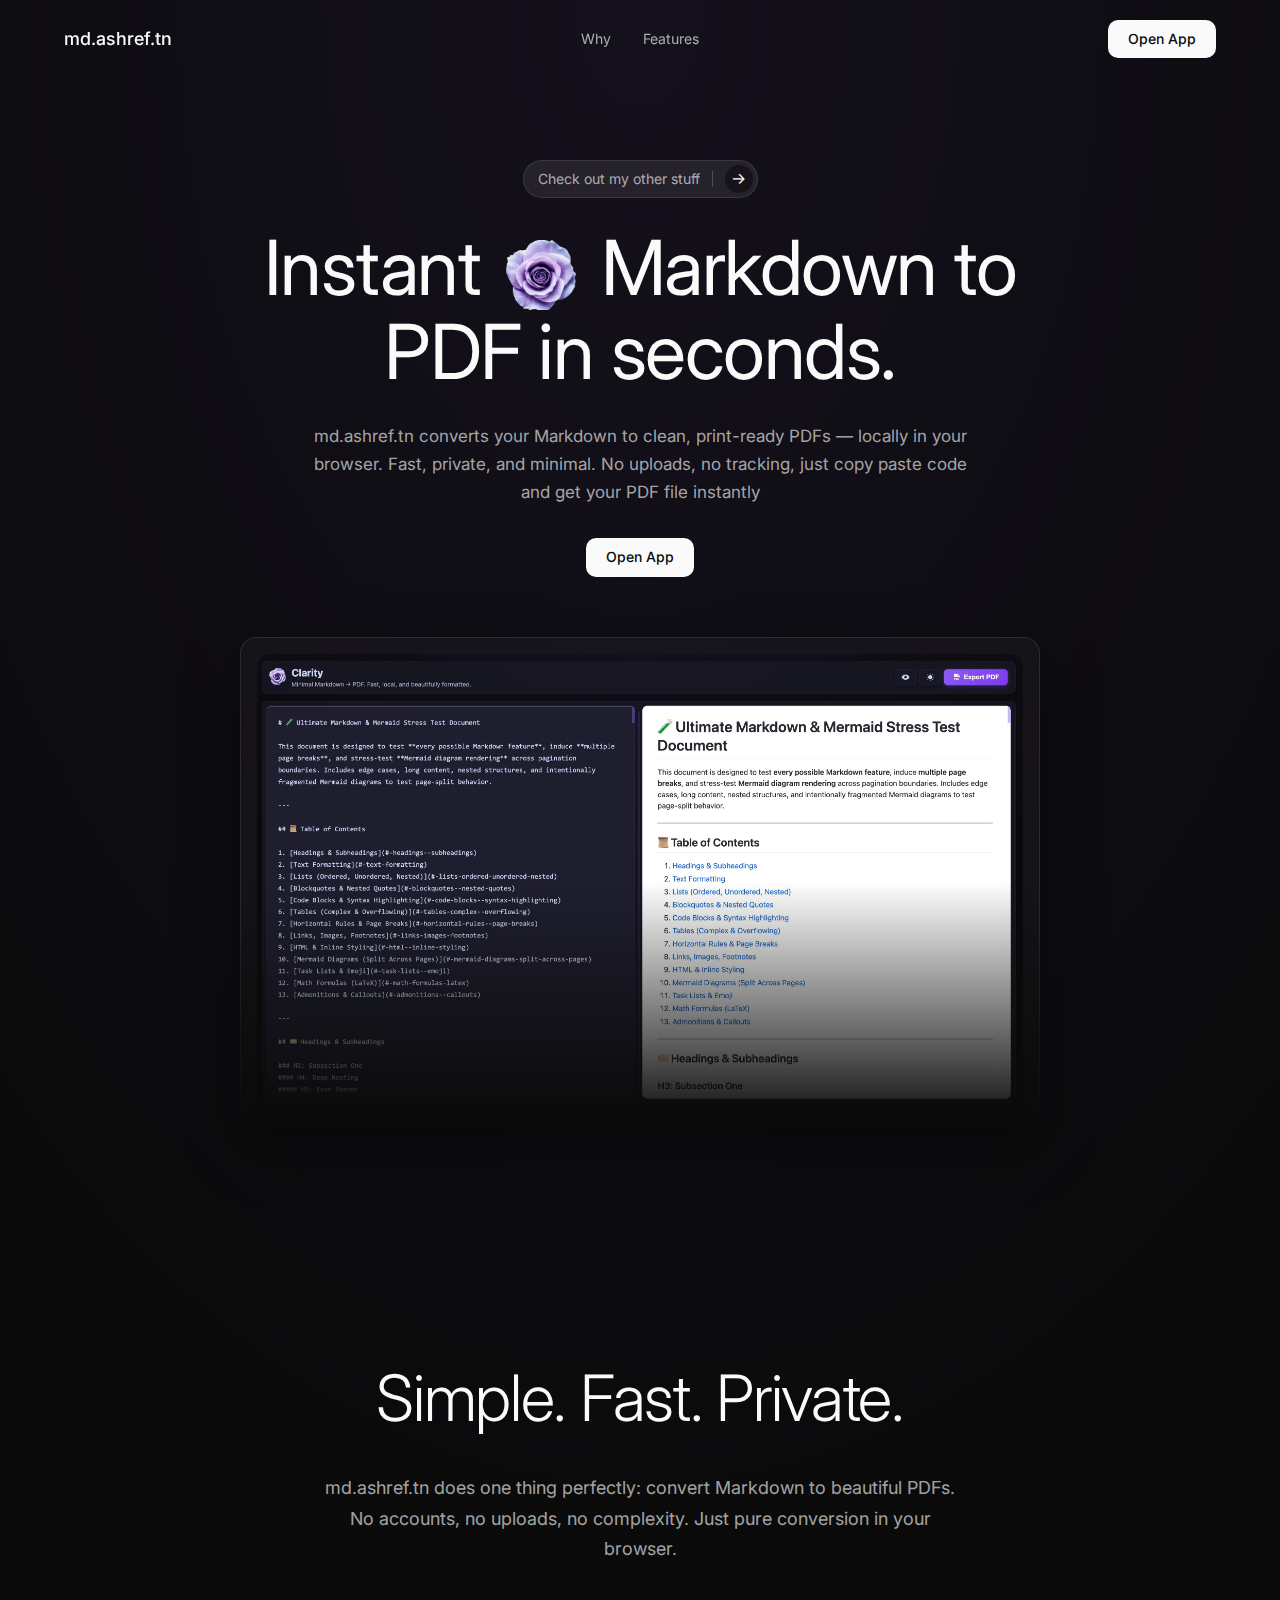
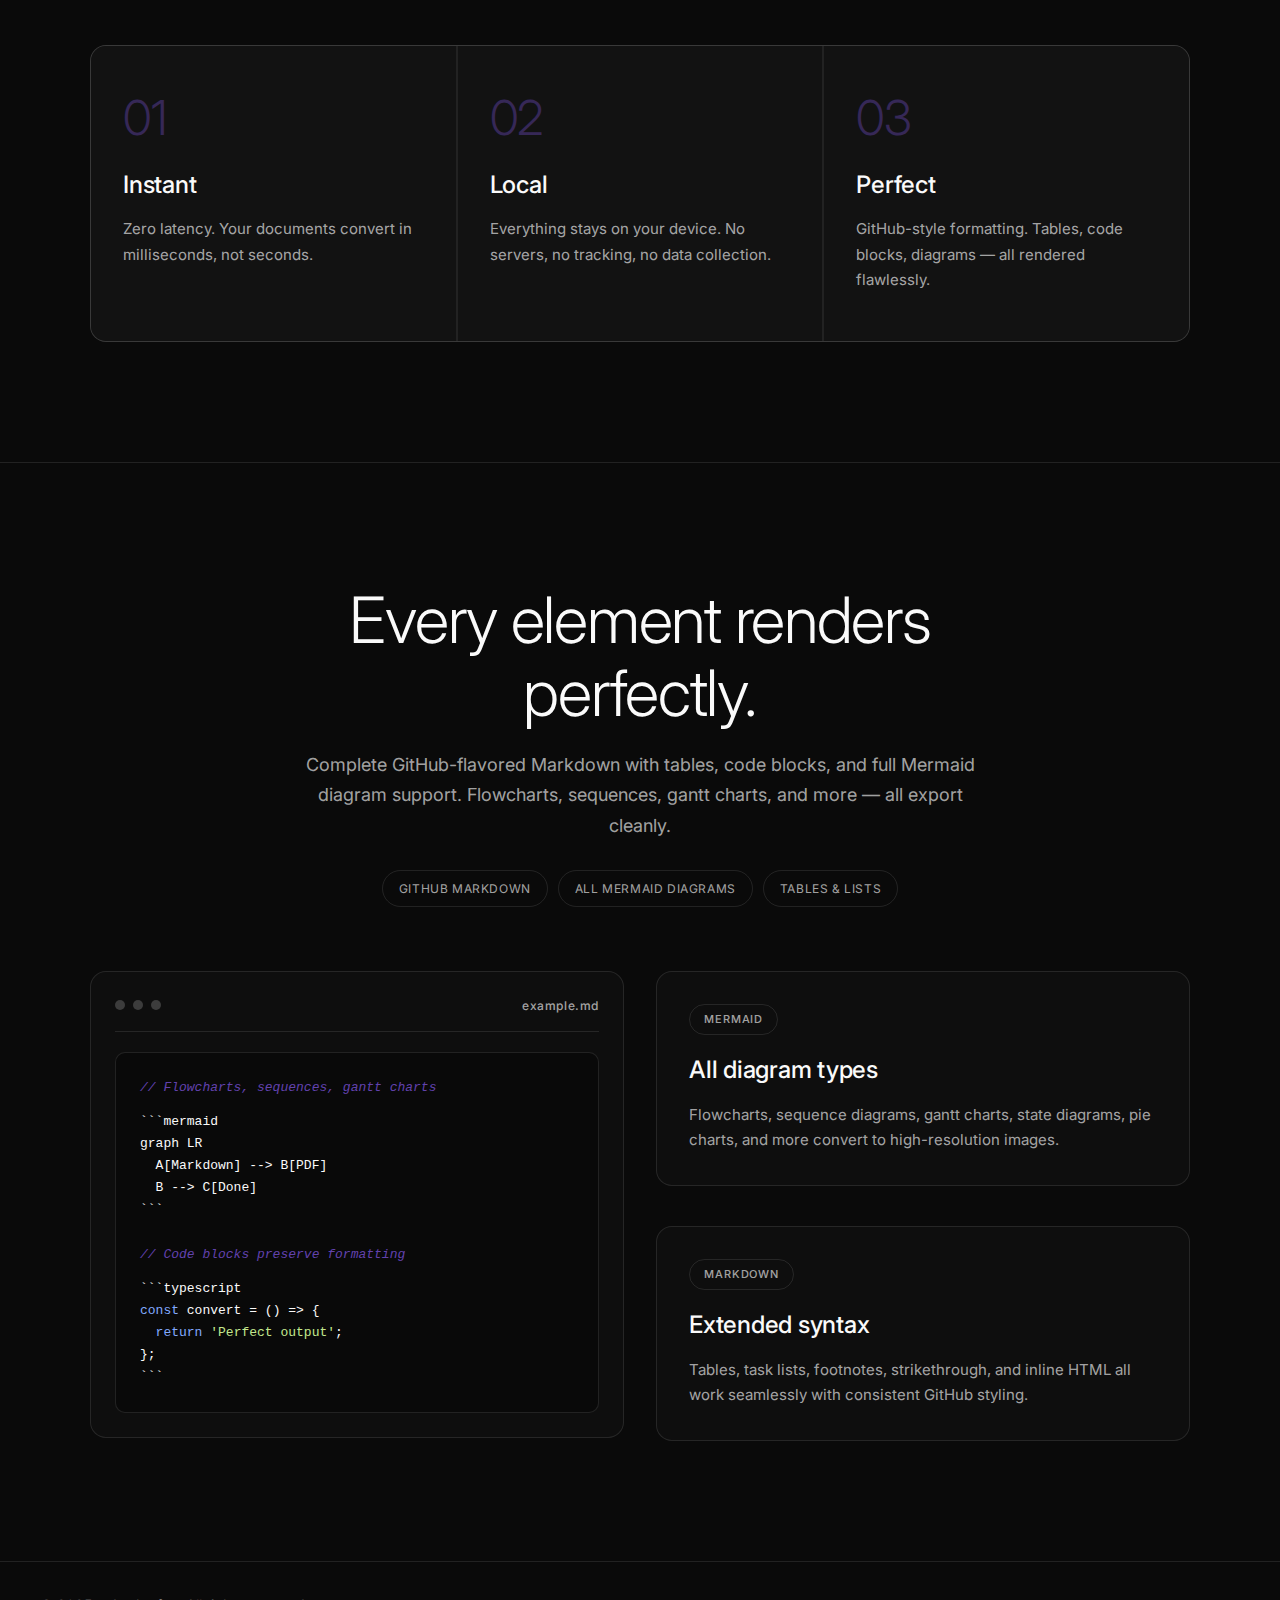
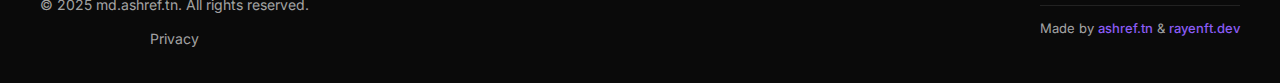
<file: index.html>
<!DOCTYPE html>
<html lang="en">
  <head>
    <meta charset="utf-8" />
    <meta name="viewport" content="width=device-width, initial-scale=1" />
  <title>md.ashref.tn — Markdown to PDF</title>
  <meta name="description" content="Convert Markdown to clean, print-ready PDFs locally in your browser. Fast, private, and minimal." />
  <!-- Open Graph -->
  <meta property="og:title" content="md.ashref.tn — Markdown to PDF" />
  <meta property="og:description" content="Convert Markdown to clean, print-ready PDFs locally in your browser. Fast, private, and minimal." />
  <meta property="og:image" content="/og.jpg" />
  <meta property="og:type" content="website" />
  <meta name="twitter:card" content="summary_large_image" />
  <meta name="twitter:image" content="/og.jpg" />
  <!-- Favicon -->
  <link rel="icon" href="/flower.webp" type="image/webp" sizes="32x32" />
  <link rel="apple-touch-icon" href="/flower.webp" />
  <link rel="preconnect" href="https://fonts.googleapis.com" />
    <link rel="preconnect" href="https://fonts.gstatic.com" crossorigin />
    <link
      href="https://fonts.googleapis.com/css2?family=Inter:wght@300;400;500&display=swap"
      rel="stylesheet"
    />
    <link rel="stylesheet" href="hero.css" />
  </head>
  <body>
    <!-- Header -->
    <header class="header" id="header">
      <nav class="nav">
        <div class="nav-container">
          <div class="nav-row">
            <!-- Logo -->
            <a href="/" class="logo" aria-label="md.ashref.tn Home">
              <span class="logo-text">md.ashref.tn</span>
            </a>

            <!-- Desktop Nav Links (centered) --><!-- intentionally minimal for landing -->
            <ul class="nav-links">
              <li><a href="#why">Why</a></li>
              <li><a href="#features">Features</a></li>
            </ul>

            <!-- Desktop Actions -->
            <div class="nav-actions desktop-actions">
              <a href="converter.html" class="btn btn-primary btn-sm"
                >Open App</a
              >
            </div>
          </div>
        </div>
      </nav>
    </header>

    <!-- Hero Section -->
    <main class="hero">
      <div class="hero-container">
        <a
          class="pill-badge"
          href="https://ashref.tn"
          target="_blank"
          rel="noopener noreferrer"
        >
          <span>Check out my other stuff</span>
          <span class="pill-divider"></span>
          <span class="pill-icon-wrapper">
            <span class="pill-arrow">→</span>
          </span>
        </a>

        <h1 class="hero-title">
          Instant <img src="flower.webp" alt="" class="hero-flower" /> Markdown to PDF in seconds.
        </h1>

        <p class="hero-description">
          md.ashref.tn converts your Markdown to clean, print-ready PDFs —
          locally in your browser. Fast, private, and minimal. No uploads, no
          tracking, just copy paste code and get your PDF file instantly
        </p>

        <div class="hero-actions">
          <a href="converter.html" class="btn btn-primary">Open App</a>
        </div>

        <div class="hero-media">
          <div class="media-gradient"></div>
          <div class="media-frame">
            <img
              src="screen.jpeg"
              alt="md.ashref.tn App Preview"
              class="media-image"
            />
          </div>
        </div>
      </div>
    </main>

    <!-- Why Section -->
    <section class="why-section" id="why">
      <div class="why-container">
        <h2 class="why-title">Simple. Fast. Private.</h2>
        <p class="why-description">
          md.ashref.tn does one thing perfectly: convert Markdown to beautiful
          PDFs. No accounts, no uploads, no complexity. Just pure conversion in
          your browser.
        </p>
        <div class="why-grid">
          <div class="why-card">
            <div class="card-number">01</div>
            <h3 class="card-title">Instant</h3>
            <p class="card-text">
              Zero latency. Your documents convert in milliseconds, not seconds.
            </p>
          </div>
          <div class="why-card">
            <div class="card-number">02</div>
            <h3 class="card-title">Local</h3>
            <p class="card-text">
              Everything stays on your device. No servers, no tracking, no data
              collection.
            </p>
          </div>
          <div class="why-card">
            <div class="card-number">03</div>
            <h3 class="card-title">Perfect</h3>
            <p class="card-text">
              GitHub-style formatting. Tables, code blocks, diagrams — all
              rendered flawlessly.
            </p>
          </div>
        </div>
      </div>
    </section>

    <!-- Syntax Section -->
    <section class="syntax-section" id="features">
      <div class="syntax-container">
        <div class="syntax-header">
          <h2 class="syntax-title">Every element renders perfectly.</h2>
          <p class="syntax-description">
            Complete GitHub-flavored Markdown with tables, code blocks, and full
            Mermaid diagram support. Flowcharts, sequences, gantt charts, and
            more — all export cleanly.
          </p>
          <div class="syntax-tags">
            <span class="syntax-tag">GitHub Markdown</span>
            <span class="syntax-tag">All Mermaid Diagrams</span>
            <span class="syntax-tag">Tables & Lists</span>
          </div>
        </div>
        <div class="syntax-grid">
          <div class="syntax-preview">
            <div class="syntax-preview-bar">
              <div class="syntax-preview-dots">
                <span class="syntax-preview-dot"></span>
                <span class="syntax-preview-dot"></span>
                <span class="syntax-preview-dot"></span>
              </div>
              <span class="syntax-preview-title">example.md</span>
            </div>
            <pre
              class="syntax-code"
            ><code><span class="syntax-comment">// Flowcharts, sequences, gantt charts</span>&#96;&#96;&#96;mermaid
graph LR
  A[Markdown] --> B[PDF]
  B --> C[Done]
&#96;&#96;&#96;

<span class="syntax-comment">// Code blocks preserve formatting</span>&#96;&#96;&#96;typescript
<span class="syntax-keyword">const</span> convert = () => {
  <span class="syntax-keyword">return</span> <span class="syntax-string">'Perfect output'</span>;
};
&#96;&#96;&#96;
</code></pre>
          </div>
          <div class="syntax-stack">
            <article class="syntax-card">
              <span class="syntax-card-chip">Mermaid</span>
              <h3 class="syntax-card-title">All diagram types</h3>
              <p class="syntax-card-text">
                Flowcharts, sequence diagrams, gantt charts, state diagrams, pie
                charts, and more convert to high-resolution images.
              </p>
            </article>
            <article class="syntax-card">
              <span class="syntax-card-chip">Markdown</span>
              <h3 class="syntax-card-title">Extended syntax</h3>
              <p class="syntax-card-text">
                Tables, task lists, footnotes, strikethrough, and inline HTML
                all work seamlessly with consistent GitHub styling.
              </p>
            </article>
          </div>
        </div>
      </div>
    </section>

    <!-- Footer -->
    <footer class="footer">
      <div class="footer-container">
        <div class="footer-content">
          <p>&copy; 2025 md.ashref.tn. All rights reserved.</p>
          <div class="footer-links">
            <a href="privacy.html">Privacy</a>
          </div>
        </div>
        <div class="footer-credits">
          <p>
            Made by
            <a href="https://ashref.tn" target="_blank" rel="noopener"
              >ashref.tn</a
            >
            &
            <a href="https://www.rayenft.dev/" target="_blank" rel="noopener"
              >rayenft.dev</a
            >
          </p>
        </div>
      </div>
    </footer>

    <script>
      // Header scroll effect
      const header = document.getElementById('header');
      window.addEventListener('scroll', () => {
        header.classList.toggle('scrolled', window.scrollY > 50);
      });
    </script>
  </body>
</html>
</file>
<file: hero.css>
/* ========================================
   CSS Variables & Reset
   ======================================== */
:root {
  --bg: #0a0a0a;
  --text: #fafafa;
  --text-muted: rgba(250, 250, 250, 0.65);
  --border: rgba(255, 255, 255, 0.1);
  --border-hover: rgba(255, 255, 255, 0.2);
  --accent: #8b5cf6;
  --accent-hover: #7c3aed;
  --radius: 16px;
  --radius-sm: 10px;
  --radius-full: 9999px;
  --shadow: 0 20px 60px rgba(0, 0, 0, 0.4);
  --transition: all 0.3s cubic-bezier(0.4, 0, 0.2, 1);
}

html {
  scroll-behavior: smooth;
}

* {
  box-sizing: border-box;
  margin: 0;
  padding: 0;
}

body {
  font-family: 'Inter', -apple-system, BlinkMacSystemFont, 'Segoe UI', sans-serif;
  background: radial-gradient(ellipse 80% 50% at 50% 0%, rgba(139, 92, 246, 0.08), transparent),
              var(--bg);
  color: var(--text);
  line-height: 1.6;
  -webkit-font-smoothing: antialiased;
  min-height: 100vh;
  display: flex;
  flex-direction: column;
}

a {
  color: inherit;
  text-decoration: none;
}

/* ========================================
   Header / Navigation
   ======================================== */
.header {
  position: fixed;
  top: 0;
  left: 0;
  right: 0;
  z-index: 50;
  padding: 8px 16px;
  transition: var(--transition);
}

.header.scrolled .nav-container {
  max-width: 960px;
  background: rgba(10, 10, 10, 0.8);
  backdrop-filter: blur(12px);
  border: 1px solid var(--border);
  border-radius: var(--radius);
  padding: 10px 20px;
}

.nav {
  width: 100%;
}

.nav-container {
  max-width: 1200px;
  margin: 0 auto;
  padding: 12px 24px;
  transition: var(--transition);
}

.nav-row {
  display: flex;
  align-items: center;
  justify-content: space-between;
  gap: 32px;
  position: relative;
}

/* Logo */
.logo {
  display: flex;
  align-items: center;
  gap: 10px;
  font-weight: 600;
  font-size: 1rem;
  z-index: 10;
}

.logo-icon {
  width: 32px;
  height: 32px;
  border-radius: 8px;
  object-fit: cover;
}

.logo-text {
  font-weight: 500;
  font-size: 1.125rem;
}

/* Desktop Nav Links (centered) */
.nav-links {
  position: absolute;
  left: 50%;
  transform: translateX(-50%);
  display: none;
  gap: 32px;
  list-style: none;
}

.nav-links a {
  font-size: 0.875rem;
  font-weight: 400;
  color: var(--text-muted);
  transition: color 0.2s;
}

.nav-links a:hover {
  color: var(--text);
}

/* Desktop Actions */
.desktop-actions {
  display: none;
  gap: 8px;
}

/* (Removed mobile menu/toggle styles: not used on landing) */

/* ========================================
   Button Styles
   ======================================== */
.btn {
  display: inline-flex;
  align-items: center;
  justify-content: center;
  font-weight: 500;
  border-radius: var(--radius-sm);
  transition: var(--transition);
  cursor: pointer;
  border: none;
  text-align: center;
  white-space: nowrap;
  font-size: 0.875rem;
  padding: 8px 20px;
}

.btn-sm {
  padding: 8px 20px;
  font-size: 0.875rem;
}

.btn-primary {
  background: var(--text);
  color: var(--bg);
}

.btn-primary:hover {
  transform: translateY(-1px);
  box-shadow: 0 6px 20px rgba(255, 255, 255, 0.15);
}

.btn-ghost {
  background: transparent;
  color: var(--text);
  border: 1px solid var(--border);
}

.btn-ghost:hover {
  border-color: var(--border-hover);
  transform: translateY(-1px);
}

/* ========================================
   Hero Section
   ======================================== */
.hero {
  flex: 1;
  display: flex;
  align-items: center;
  justify-content: center;
  padding: 140px 24px 80px;
  text-align: center;
}

.hero-container {
  max-width: 1100px;
  width: 100%;
  display: flex;
  flex-direction: column;
  align-items: center;
  gap: 28px;
}

/* Pill Badge */
.pill-badge {
  display: inline-flex;
  align-items: center;
  gap: 12px;
  padding: 4px 4px 4px 14px;
  background: rgba(255, 255, 255, 0.08);
  border: 1px solid var(--border);
  border-radius: var(--radius-full);
  font-size: 0.875rem;
  font-weight: 400;
  color: var(--text-muted);
  transition: var(--transition);
}

.pill-badge:hover {
  background: rgba(255, 255, 255, 0.12);
  border-color: var(--border-hover);
  transform: translateY(-2px);
}

.pill-divider {
  width: 1px;
  height: 16px;
  background: rgba(255, 255, 255, 0.2);
}

.pill-icon-wrapper {
  display: flex;
  align-items: center;
  justify-content: center;
  width: 28px;
  height: 28px;
  background: rgba(0, 0, 0, 0.4);
  border-radius: 50%;
  color: var(--text);
}

.pill-arrow {
  font-size: 1rem;
  transition: transform 0.3s;
}

.pill-badge:hover .pill-arrow {
  transform: translateX(4px);
}

/* Hero Title */
.hero-title {
  font-size: clamp(2.5rem, 6vw, 4.5rem);
  font-weight: 400;
  line-height: 1.1;
  letter-spacing: -0.02em;
  max-width: 900px;
  margin: 0;
}

.hero-flower {
  width: clamp(50px, 8vw, 70px);
  height: clamp(50px, 8vw, 70px);
  vertical-align: middle;
  border-radius: var(--radius-sm);
  margin: 0 8px;
  object-fit: cover;
}

/* Hero Description */
.hero-description {
  font-size: 1.0625rem;
  font-weight: 400;
  color: var(--text-muted);
  max-width: 680px;
  line-height: 1.65;
  margin: 0;
}

/* Hero Actions */
.hero-actions {
  display: flex;
  flex-wrap: wrap;
  gap: 12px;
  justify-content: center;
  margin-top: 4px;
}

/* Hero Media */
.hero-media {
  width: 100%;
  max-width: 800px;
  position: relative;
  margin-top: 32px;
}

.media-gradient {
  position: absolute;
  inset: 0;
  background: linear-gradient(to bottom, transparent 50%, var(--bg) 100%);
  z-index: 1;
  pointer-events: none;
}

.media-frame {
  position: relative;
  padding: 16px;
  background: rgba(255, 255, 255, 0.03);
  border: 1px solid var(--border);
  border-radius: var(--radius);
  box-shadow: var(--shadow);
}

.media-image {
  width: 100%;
  max-height: 500px;
  border-radius: calc(var(--radius) - 4px);
  display: block;
  object-fit: contain;
}

/* ========================================
   Why Section
   ======================================== */
.why-section {
  padding: 120px 24px;
  position: relative;
}

.why-container {
  max-width: 1100px;
  margin: 0 auto;
}

.why-title {
  font-size: clamp(2.5rem, 5vw, 4rem);
  font-weight: 300;
  margin: 0 0 24px;
  color: var(--text);
  letter-spacing: -0.02em;
  text-align: center;
}

.why-description {
  font-size: 1.125rem;
  color: var(--text-muted);
  max-width: 650px;
  margin: 0 auto 80px;
  line-height: 1.7;
  text-align: center;
  font-weight: 400;
}

.why-grid {
  display: grid;
  grid-template-columns: repeat(auto-fit, minmax(300px, 1fr));
  gap: 2px;
  background: var(--border);
  border: 1px solid var(--border);
  border-radius: var(--radius);
  overflow: hidden;
}

.why-card {
  padding: 48px 32px;
  background: rgb(18, 18, 18);
  position: relative;
  transition: var(--transition);
}

.why-card:hover {
  background: rgba(42, 28, 74, 0.03);
}

.card-number {
  font-size: 3rem;
  font-weight: 300;
  color: var(--accent);
  opacity: 0.3;
  margin: 0 0 24px;
  line-height: 1;
  letter-spacing: -0.03em;
}

.card-title {
  font-size: 1.5rem;
  font-weight: 500;
  margin: 0 0 12px;
  color: var(--text);
  letter-spacing: -0.01em;
}

.card-text {
  font-size: 0.9375rem;
  color: var(--text-muted);
  margin: 0;
  line-height: 1.7;
  font-weight: 400;
}

/* ========================================
   Syntax Section
   ======================================== */
.syntax-section {
  position: relative;
  padding: 120px 24px;
  border-top: 1px solid var(--border);
}

.syntax-container {
  max-width: 1100px;
  margin: 0 auto;
  display: flex;
  flex-direction: column;
  gap: 64px;
}

.syntax-header {
  display: flex;
  flex-direction: column;
  gap: 20px;
  max-width: 700px;
  margin: 0 auto;
  text-align: center;
}

.syntax-badge {
  display: inline-flex;
  align-items: center;
  align-self: center;
  gap: 8px;
  padding: 8px 16px;
  border-radius: var(--radius-full);
  border: 1px solid var(--border);
  background: rgba(255, 255, 255, 0.04);
  color: var(--text-muted);
  font-size: 0.75rem;
  letter-spacing: 0.1em;
  text-transform: uppercase;
  font-weight: 500;
}

.syntax-title {
  font-size: clamp(2.5rem, 5vw, 4rem);
  font-weight: 300;
  letter-spacing: -0.02em;
  color: var(--text);
  line-height: 1.15;
}

.syntax-description {
  font-size: 1.125rem;
  color: var(--text-muted);
  line-height: 1.7;
  font-weight: 400;
}

.syntax-tags {
  display: flex;
  flex-wrap: wrap;
  gap: 10px;
  justify-content: center;
  margin-top: 8px;
}

.syntax-tag {
  display: inline-flex;
  align-items: center;
  justify-content: center;
  padding: 8px 16px;
  border-radius: var(--radius-full);
  border: 1px solid var(--border);
  background: transparent;
  color: var(--text-muted);
  font-size: 0.75rem;
  font-weight: 400;
  letter-spacing: 0.05em;
  text-transform: uppercase;
  transition: var(--transition);
}

.syntax-tag:hover {
  border-color: var(--border-hover);
  color: var(--text);
}

.syntax-grid {
  display: grid;
  grid-template-columns: repeat(auto-fit, minmax(340px, 1fr));
  gap: 32px;
  align-items: start;
}

.syntax-preview {
  position: relative;
  padding: 24px;
  border-radius: var(--radius);
  border: 1px solid var(--border);
  background: rgba(255, 255, 255, 0.02);
  transition: var(--transition);
}

.syntax-preview:hover {
  border-color: var(--border-hover);
  background: rgba(255, 255, 255, 0.04);
}

.syntax-preview-bar {
  position: relative;
  display: flex;
  align-items: center;
  justify-content: space-between;
  gap: 16px;
  margin-bottom: 20px;
  padding-bottom: 16px;
  border-bottom: 1px solid var(--border);
}

.syntax-preview-dots {
  display: flex;
  gap: 8px;
}

.syntax-preview-dot {
  width: 10px;
  height: 10px;
  border-radius: 50%;
  background: var(--text-muted);
  opacity: 0.3;
}

.syntax-preview-title {
  font-size: 0.75rem;
  color: var(--text-muted);
  font-weight: 500;
  letter-spacing: 0.05em;
}

.syntax-code {
  position: relative;
  background: rgba(0, 0, 0, 0.3);
  border: 1px solid var(--border);
  border-radius: var(--radius-sm);
  padding: 24px;
  font-family: 'SF Mono', 'Monaco', 'Inconsolata', 'Fira Code', 'Droid Sans Mono', 'Source Code Pro', monospace;
  font-size: 0.8125rem;
  line-height: 1.7;
  color: var(--text);
  overflow-x: auto;
}

.syntax-code code {
  display: block;
  white-space: pre;
  color: inherit;
  font-family: inherit;
}

.syntax-code .syntax-comment {
  display: block;
  margin-bottom: 12px;
  color: rgba(139, 92, 246, 0.7);
  font-style: italic;
}

.syntax-code .syntax-keyword {
  color: #82aaff;
  font-weight: 500;
}

.syntax-code .syntax-string {
  color: #c3e88d;
}

.syntax-code .syntax-func {
  color: #89ddff;
}

.syntax-stack {
  display: flex;
  flex-direction: column;
  gap: 40px;
}

.syntax-card {
  position: relative;
  padding: 32px;
  border-radius: var(--radius);
  border: 1px solid var(--border);
  background: rgba(255, 255, 255, 0.02);
  transition: var(--transition);
}

.syntax-card:hover {
  transform: translateY(-4px);
  border-color: var(--border-hover);
  background: rgba(255, 255, 255, 0.04);
}

.syntax-card-chip {
  display: inline-flex;
  align-items: center;
  gap: 8px;
  padding: 6px 14px;
  border-radius: var(--radius-full);
  border: 1px solid var(--border);
  background: transparent;
  color: var(--text-muted);
  font-size: 0.6875rem;
  letter-spacing: 0.08em;
  text-transform: uppercase;
  font-weight: 500;
  margin-bottom: 16px;
}

.syntax-card-title {
  font-size: 1.5rem;
  font-weight: 500;
  letter-spacing: -0.01em;
  margin: 0 0 12px;
  color: var(--text);
}

.syntax-card-text {
  font-size: 0.9375rem;
  color: var(--text-muted);
  line-height: 1.7;
  margin: 0;
  font-weight: 400;
}

/* ========================================
   Footer
   ======================================== */
.footer {
  padding: 32px 24px;
  border-top: 1px solid var(--border);
}

.footer-container {
  max-width: 1200px;
  margin: 0 auto;
  display: flex;
  flex-direction: column;
  align-items: center;
  gap: 16px;
  text-align: center;
}

.footer-content {
  display: flex;
  flex-direction: column;
  align-items: center;
  gap: 12px;
}

.footer p {
  color: var(--text-muted);
  font-size: 0.875rem;
  font-weight: 400;
  margin: 0;
}

.footer-links {
  display: flex;
  gap: 20px;
}

.footer-links a {
  color: var(--text-muted);
  font-size: 0.875rem;
  font-weight: 400;
  transition: color 0.2s;
}

.footer-links a:hover {
  color: var(--text);
}

.footer-credits {
  padding-top: 12px;
  border-top: 1px solid var(--border);
}

.footer-credits p {
  font-size: 0.8125rem;
  color: var(--text-muted);
}

.footer-credits a {
  color: var(--accent);
  font-weight: 500;
  transition: color 0.2s;
}

.footer-credits a:hover {
  color: var(--accent-hover);
}

/* ========================================
   Responsive
   ======================================== */
@media (min-width: 768px) {
  .mobile-actions .btn {
    padding: 8px 20px;
  }

  .footer-container {
    flex-direction: row;
    justify-content: space-between;
  }
}

@media (min-width: 1024px) {
  .nav-links {
    display: flex;
  }

  .desktop-actions {
    display: flex;
  }

  .hero {
    padding: 160px 48px 100px;
  }

  .hero-title {
    font-size: 4.75rem;
  }
}

@media (max-width: 767px) {
  .syntax-section {
    padding: 80px 20px;
  }

  .syntax-header {
    max-width: 100%;
  }

  .syntax-title {
    font-size: clamp(2rem, 8vw, 2.75rem);
  }

  .syntax-grid {
    grid-template-columns: 1fr;
    gap: 24px;
  }

  .syntax-code {
    padding: 20px;
    font-size: 0.75rem;
  }

  .syntax-card {
    padding: 28px;
  }
}

/* Line-clamp helpers for exact line counts */
.hero-title {
  display: -webkit-box;
  -webkit-line-clamp: 2;
  -webkit-box-orient: vertical;
  line-clamp: 2;
  overflow: hidden;
}

.hero-description {
  display: -webkit-box;
  -webkit-line-clamp: 3;
  -webkit-box-orient: vertical;
  line-clamp: 3;
  overflow: hidden;
}
</file>
